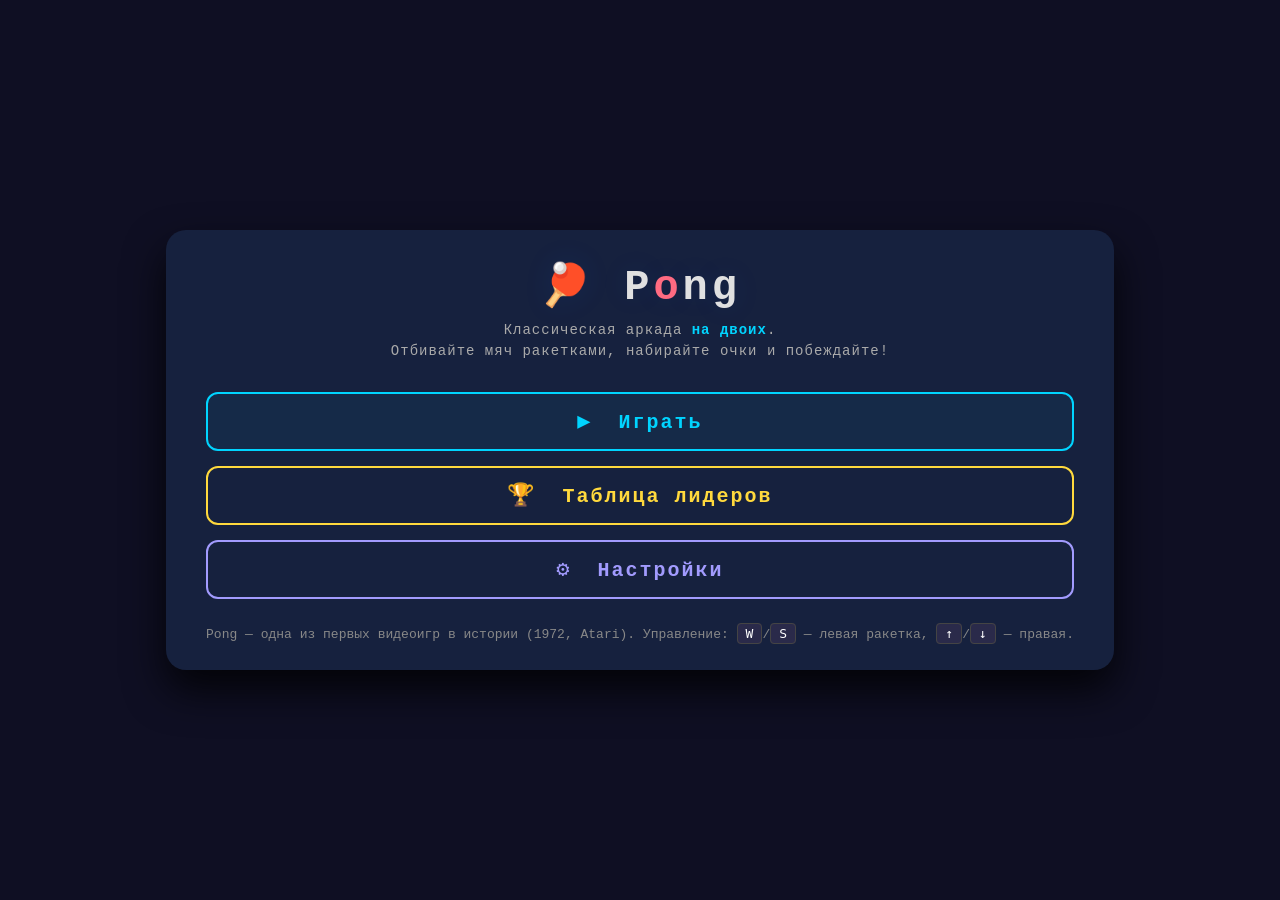
<file: index.html>
<!DOCTYPE html>
<html lang="ru">
<head>
    <meta charset="UTF-8" />
    <meta name="viewport" content="width=device-width, initial-scale=1.0" />
    <title>Pong — Главная</title>
    <link rel="icon" type="image/png" href="img/favicon.png" />
    <link rel="stylesheet" href="css/style.css" />
</head>
<body>
    <div class="container">
        <div class="game-title">🏓 P<span>o</span>ng</div>

        <div class="game-description">
            Классическая аркада <span class="highlight">на двоих</span>.<br>
            Отбивайте мяч ракетками, набирайте очки и побеждайте!
        </div>

        <nav class="menu">
            <a class="menu-btn play-btn" href="game.html">
                <span class="icon">▶</span> Играть
            </a>
            <a class="menu-btn leader-btn" href="leaderboard.html">
                <span class="icon">🏆</span> Таблица лидеров
            </a>
            <a class="menu-btn settings-btn" href="settings.html">
                <span class="icon">⚙</span> Настройки
            </a>
        </nav>

        <p class="page-note">
            Pong — одна из первых видеоигр в истории (1972, Atari).
            Управление: <kbd>W</kbd>/<kbd>S</kbd> — левая ракетка,
            <kbd>↑</kbd>/<kbd>↓</kbd> — правая.
        </p>
    </div>
    <script src="js/theme.js"></script>
</body>
</html>
</file>
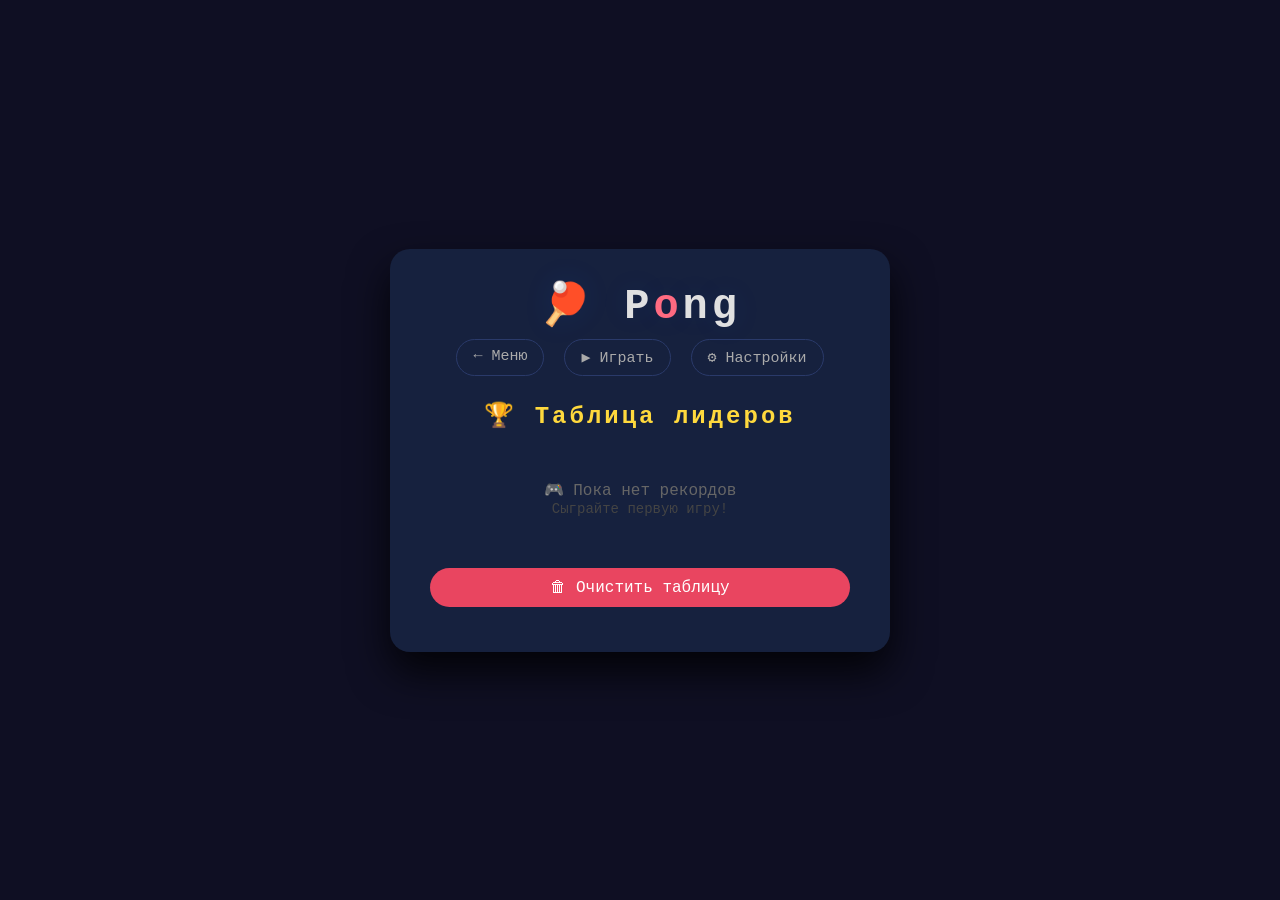
<file: leaderboard.html>
<!DOCTYPE html>
<html lang="ru">
<head>
    <meta charset="UTF-8" />
    <meta name="viewport" content="width=device-width, initial-scale=1.0" />
    <title>Pong — Таблица лидеров</title>
    <link rel="icon" type="image/png" href="img/favicon.png" />
    <link rel="stylesheet" href="css/style.css" />
</head>
<body>
    <div class="container">
        <div class="game-title">🏓 P<span>o</span>ng</div>

        <nav class="menu-small">
            <a href="index.html">← Меню</a>
            <a href="game.html">▶ Играть</a>
            <a href="settings.html">⚙ Настройки</a>
        </nav>

        <div class="leaderboard">
            <h3>🏆 Таблица лидеров</h3>
            <div id="leaderboardContent"></div>
            <button class="clear-btn" onclick="clearLeaderboard()">🗑 Очистить таблицу</button>
        </div>
    </div>
    <script src="js/theme.js"></script>
    <script src="js/storage.js"></script>
    <script src="js/leaderboard.js"></script>
</body>
</html>
</file>
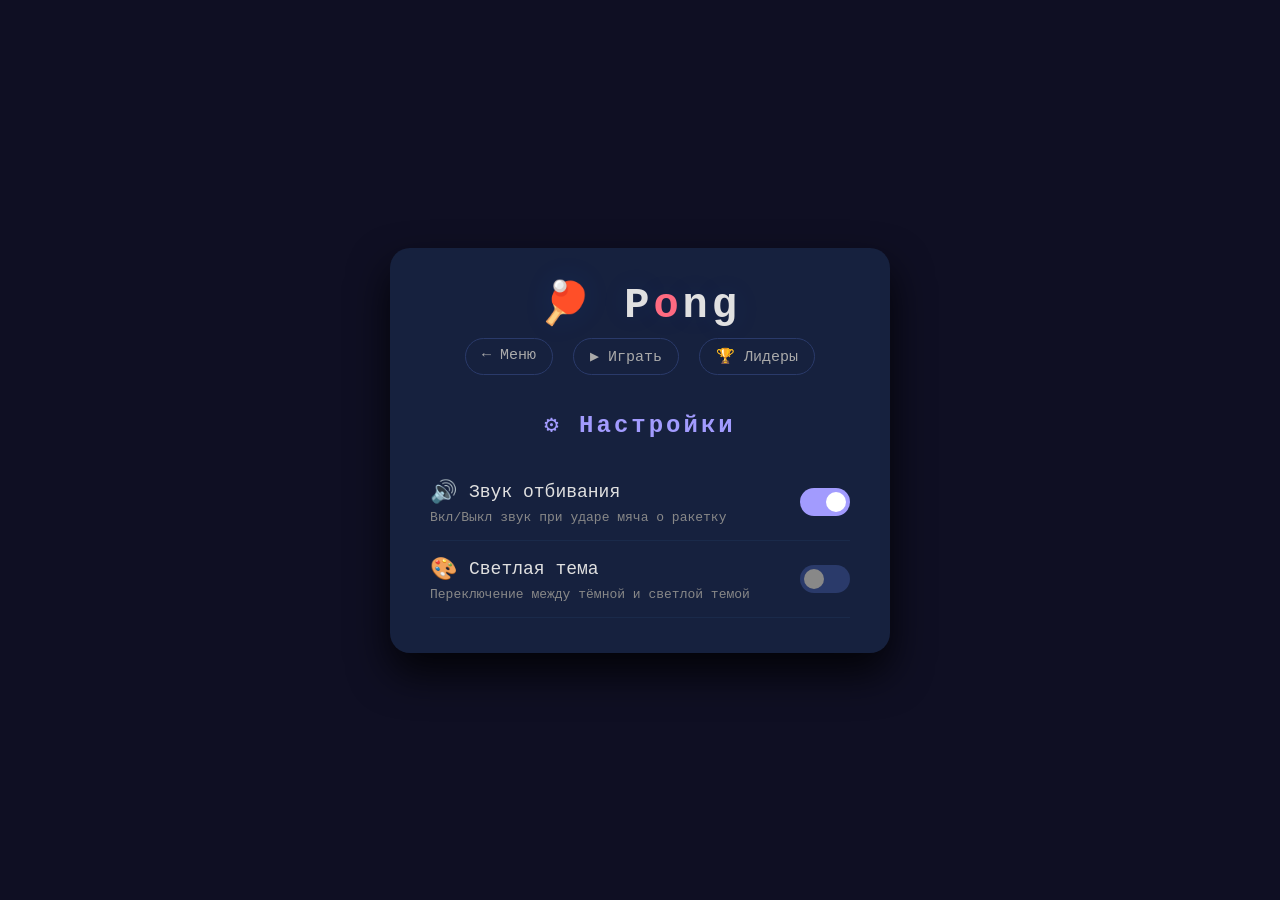
<file: settings.html>
<!DOCTYPE html>
<html lang="ru">
<head>
    <meta charset="UTF-8" />
    <meta name="viewport" content="width=device-width, initial-scale=1.0" />
    <title>Pong — Настройки</title>
    <link rel="icon" type="image/png" href="img/favicon.png" />
    <link rel="stylesheet" href="css/style.css" />
</head>
<body>
    <div class="container">
        <div class="game-title">🏓 P<span>o</span>ng</div>

        <nav class="menu-small">
            <a href="index.html">← Меню</a>
            <a href="game.html">▶ Играть</a>
            <a href="leaderboard.html">🏆 Лидеры</a>
        </nav>

        <div class="settings">
            <h3>⚙ Настройки</h3>

            <div class="setting-item">
                <div>
                    <div class="label"><span class="emoji">🔊</span> Звук отбивания</div>
                    <div class="desc">Вкл/Выкл звук при ударе мяча о ракетку</div>
                </div>
                <label class="switch">
                    <input type="checkbox" id="soundToggle" checked />
                    <span class="slider"></span>
                </label>
            </div>

            <div class="setting-item">
                <div>
                    <div class="label"><span class="emoji">🎨</span> Светлая тема</div>
                    <div class="desc">Переключение между тёмной и светлой темой</div>
                </div>
                <label class="switch">
                    <input type="checkbox" id="themeToggle" />
                    <span class="slider"></span>
                </label>
            </div>
        </div>
    </div>
    <script src="js/theme.js"></script>
    <script>
        document.getElementById('soundToggle').addEventListener('change', function () {
            localStorage.setItem('pong_sound_enabled', JSON.stringify(this.checked));
            window.soundEnabled = this.checked;
        });
        document.getElementById('themeToggle').addEventListener('change', function () {
            localStorage.setItem('pong_light_theme', JSON.stringify(this.checked));
            document.body.classList.toggle('light-theme', this.checked);
        });
    </script>
</body>
</html>
</file>
<file: css/style.css>
/* ===== ПЕРЕМЕННЫЕ ТЕМ ===== */
:root {
    --bg-body: #0f0f23;
    --bg-container: #16213e;
    --bg-canvas: #0f0f23;
    --border-canvas: #0f3460;
    --bg-score: #0f3460;
    --text-primary: #e0e0e0;
    --text-secondary: #aaa;
    --text-muted: #888;
    --text-dim: #666;
    --text-dark: #444;
    --border-subtle: #2a3a6a;
    --border-row: #1a2a4a;
    --btn-bg: #2a3a6a;
    --btn-bg-hover: #3a4a7a;
    --btn-outline: #0f3460;
    --btn-outline-hover: #0f3460;
    --accent-blue: #00d4ff;
    --accent-pink: #ff6b81;
    --accent-yellow: #ffd93d;
    --accent-purple: #a29bfe;
    --accent-red: #e94560;
    --shadow-container: rgba(0,0,0,0.8);
    --shadow-inner: rgba(0, 100, 255, 0.1);
    --kbd-bg: #2a2a4a;
    --kbd-border: #444;
    --kbd-color: #fff;
    --desc-color: #888;
}

body.light-theme {
    --bg-body: #e8ecf5;
    --bg-container: #ffffff;
    --bg-canvas: #f5f7fb;
    --border-canvas: #c8d0e0;
    --bg-score: #e0e8f5;
    --text-primary: #1a1a2e;
    --text-secondary: #555;
    --text-muted: #777;
    --text-dim: #999;
    --text-dark: #bbb;
    --border-subtle: #d0d8e8;
    --border-row: #e8ecf5;
    --btn-bg: #d0d8e8;
    --btn-bg-hover: #b8c4d8;
    --btn-outline: #c8d0e0;
    --btn-outline-hover: #b8c4d8;
    --accent-blue: #0088cc;
    --accent-pink: #e94560;
    --accent-yellow: #d4a000;
    --accent-purple: #7c6fdc;
    --accent-red: #d03050;
    --shadow-container: rgba(0,0,0,0.15);
    --shadow-inner: rgba(0, 100, 255, 0.05);
    --kbd-bg: #e0e8f5;
    --kbd-border: #b8c4d8;
    --kbd-color: #1a1a2e;
    --desc-color: #777;
}

* {
    margin: 0;
    padding: 0;
    box-sizing: border-box;
}

body {
    background: var(--bg-body);
    display: flex;
    justify-content: center;
    align-items: center;
    min-height: 100vh;
    font-family: 'Courier New', monospace;
    user-select: none;
    transition: background 0.3s ease;
}

.container {
    background: var(--bg-container);
    padding: 30px 40px 25px 40px;
    border-radius: 20px;
    box-shadow: 0 20px 40px var(--shadow-container);
    text-align: center;
    min-width: 500px;
    transition: background 0.3s ease;
}

.game-title {
    color: var(--text-primary);
    font-size: 42px;
    font-weight: bold;
    letter-spacing: 4px;
    margin-bottom: 8px;
    text-shadow: 0 0 30px var(--shadow-inner);
    transition: color 0.3s ease;
}
.game-title span {
    color: var(--accent-pink);
}

.game-description {
    color: var(--text-secondary);
    font-size: 14px;
    letter-spacing: 1px;
    margin-bottom: 30px;
    line-height: 1.5;
    transition: color 0.3s ease;
}
.game-description .highlight {
    color: var(--accent-blue);
    font-weight: bold;
}

/* ===== МЕНЮ НА ГЛАВНОЙ ===== */
.menu {
    display: flex;
    flex-direction: column;
    gap: 15px;
    margin-bottom: 20px;
}

.menu-btn {
    background: transparent;
    border: 2px solid var(--btn-outline);
    color: var(--text-primary);
    padding: 14px 20px;
    font-size: 20px;
    font-family: 'Courier New', monospace;
    font-weight: bold;
    border-radius: 12px;
    cursor: pointer;
    transition: all 0.3s ease;
    letter-spacing: 2px;
    position: relative;
    display: block;
    text-decoration: none;
    text-align: center;
}

.menu-btn:hover {
    background: var(--btn-outline-hover);
    color: #ffffff;
    transform: scale(1.02);
    box-shadow: 0 0 20px var(--shadow-inner);
}

.menu-btn.play-btn {
    border-color: var(--accent-blue);
    color: var(--accent-blue);
    background: rgba(0, 212, 255, 0.05);
}
.menu-btn.play-btn:hover {
    background: var(--accent-blue);
    color: var(--bg-body);
    box-shadow: 0 0 30px rgba(0, 212, 255, 0.3);
}

.menu-btn.leader-btn {
    border-color: var(--accent-yellow);
    color: var(--accent-yellow);
}
.menu-btn.leader-btn:hover {
    background: var(--accent-yellow);
    color: var(--bg-body);
    box-shadow: 0 0 30px rgba(255, 217, 61, 0.3);
}

.menu-btn.settings-btn {
    border-color: var(--accent-purple);
    color: var(--accent-purple);
}
.menu-btn.settings-btn:hover {
    background: var(--accent-purple);
    color: var(--bg-body);
    box-shadow: 0 0 30px rgba(162, 155, 254, 0.3);
}

.menu-btn .icon {
    margin-right: 12px;
    font-size: 22px;
}

/* ===== НАВИГАЦИЯ НА ВНУТРЕННИХ СТРАНИЦАХ ===== */
.menu-small {
    display: flex;
    justify-content: center;
    gap: 20px;
    margin-bottom: 25px;
    flex-wrap: wrap;
}
.menu-small a {
    color: var(--text-secondary);
    text-decoration: none;
    font-size: 15px;
    padding: 8px 16px;
    border-radius: 20px;
    border: 1px solid var(--border-subtle);
    transition: 0.2s;
}
.menu-small a:hover {
    color: var(--accent-blue);
    border-color: var(--accent-blue);
}

/* ===== ТАБЛИЦА ЛИДЕРОВ ===== */
.leaderboard {
    color: var(--text-primary);
    text-align: left;
    margin: 10px 0 20px 0;
}
.leaderboard h3 {
    color: var(--accent-yellow);
    text-align: center;
    font-size: 24px;
    margin-bottom: 20px;
    letter-spacing: 3px;
}
.leaderboard table {
    width: 100%;
    border-collapse: collapse;
}
.leaderboard th {
    color: var(--text-muted);
    font-weight: normal;
    font-size: 14px;
    text-transform: uppercase;
    letter-spacing: 2px;
    padding: 8px 0;
    border-bottom: 1px solid var(--border-subtle);
}
.leaderboard td {
    padding: 8px 0;
    text-align: center;
    font-size: 18px;
    border-bottom: 1px solid var(--border-row);
}
.leaderboard .rank {
    color: var(--accent-yellow);
    font-weight: bold;
}
.leaderboard .score-val {
    color: var(--accent-blue);
    font-weight: bold;
}
.leaderboard .empty-msg {
    text-align: center;
    color: var(--text-dim);
    padding: 30px 0;
    font-size: 16px;
}
.leaderboard .clear-btn {
    background: var(--accent-red);
    border: none;
    color: #ffffff;
    padding: 10px 30px;
    border-radius: 30px;
    font-family: 'Courier New', monospace;
    font-size: 16px;
    cursor: pointer;
    margin-top: 20px;
    transition: 0.2s;
    width: 100%;
}
.leaderboard .clear-btn:hover {
    background: var(--accent-pink);
    transform: scale(1.02);
}

/* ===== НАСТРОЙКИ ===== */
.settings {
    color: var(--text-primary);
    text-align: left;
    padding: 10px 0;
}
.settings h3 {
    color: var(--accent-purple);
    text-align: center;
    font-size: 24px;
    margin-bottom: 25px;
    letter-spacing: 3px;
}
.settings .setting-item {
    display: flex;
    justify-content: space-between;
    align-items: center;
    padding: 15px 0;
    border-bottom: 1px solid var(--border-row);
}
.settings .setting-item .label {
    font-size: 18px;
    display: flex;
    align-items: center;
    gap: 12px;
}
.settings .setting-item .label .emoji {
    font-size: 22px;
}
.settings .setting-item .desc {
    color: var(--desc-color);
    font-size: 13px;
    margin-top: 4px;
}

/* ===== ПЕРЕКЛЮЧАТЕЛЬ ===== */
.switch {
    position: relative;
    width: 50px;
    height: 28px;
    flex-shrink: 0;
}
.switch input {
    opacity: 0;
    width: 0;
    height: 0;
}
.switch .slider {
    position: absolute;
    cursor: pointer;
    top: 0;
    left: 0;
    right: 0;
    bottom: 0;
    background-color: var(--btn-bg);
    border-radius: 28px;
    transition: 0.3s;
}
.switch .slider::before {
    content: "";
    position: absolute;
    height: 20px;
    width: 20px;
    left: 4px;
    bottom: 4px;
    background-color: #888;
    border-radius: 50%;
    transition: 0.3s;
}
.switch input:checked + .slider {
    background-color: var(--accent-purple);
}
.switch input:checked + .slider::before {
    transform: translateX(22px);
    background-color: #fff;
}

/* ===== ИГРОВОЙ ЭКРАН ===== */
#gameScreen {
    margin-top: 10px;
}
#gameScreen .scoreboard {
    color: var(--text-primary);
    font-size: 24px;
    font-weight: bold;
    display: flex;
    justify-content: space-between;
    padding: 0 20px;
    margin-bottom: 15px;
}
#gameScreen .scoreboard span {
    background: var(--bg-score);
    padding: 5px 25px;
    border-radius: 30px;
    letter-spacing: 2px;
    transition: background 0.3s ease;
}
#gameScreen canvas {
    background: var(--bg-canvas);
    border: 3px solid var(--border-canvas);
    border-radius: 12px;
    display: block;
    margin: 0 auto;
    box-shadow: inset 0 0 30px var(--shadow-inner);
    transition: background 0.3s ease, border-color 0.3s ease;
}
#gameScreen .controls-info {
    color: var(--text-secondary);
    font-size: 14px;
    margin-top: 18px;
    display: flex;
    justify-content: space-between;
    align-items: center;
}
#gameScreen .controls-info kbd {
    background: var(--kbd-bg);
    color: var(--kbd-color);
    padding: 4px 12px;
    border-radius: 6px;
    border: 1px solid var(--kbd-border);
    font-size: 13px;
}
#gameScreen .controls-info .exit-btn {
    background: var(--accent-red);
    border: none;
    color: white;
    font-weight: bold;
    padding: 6px 20px;
    border-radius: 30px;
    cursor: pointer;
    font-size: 14px;
    transition: 0.2s;
    text-decoration: none;
    display: inline-block;
}
#gameScreen .controls-info .exit-btn:hover {
    background: var(--accent-pink);
    transform: scale(1.05);
}

/* ===== ПРИМЕЧАНИЕ НА ГЛАВНОЙ ===== */
.page-note {
    color: var(--text-muted);
    font-size: 13px;
    line-height: 1.6;
    margin-top: 25px;
}
.page-note kbd {
    background: var(--kbd-bg);
    color: var(--kbd-color);
    padding: 2px 8px;
    border-radius: 4px;
    border: 1px solid var(--kbd-border);
}

/* ===== АДАПТИВ ===== */
@media (max-width: 600px) {
    .container {
        min-width: unset;
        width: 95%;
        padding: 20px;
    }
    .game-title {
        font-size: 28px;
    }
    .game-description {
        font-size: 12px;
    }
    .menu-btn {
        font-size: 16px;
        padding: 12px 16px;
    }
    #gameScreen canvas {
        width: 100%;
        height: auto;
    }
}
</file>
